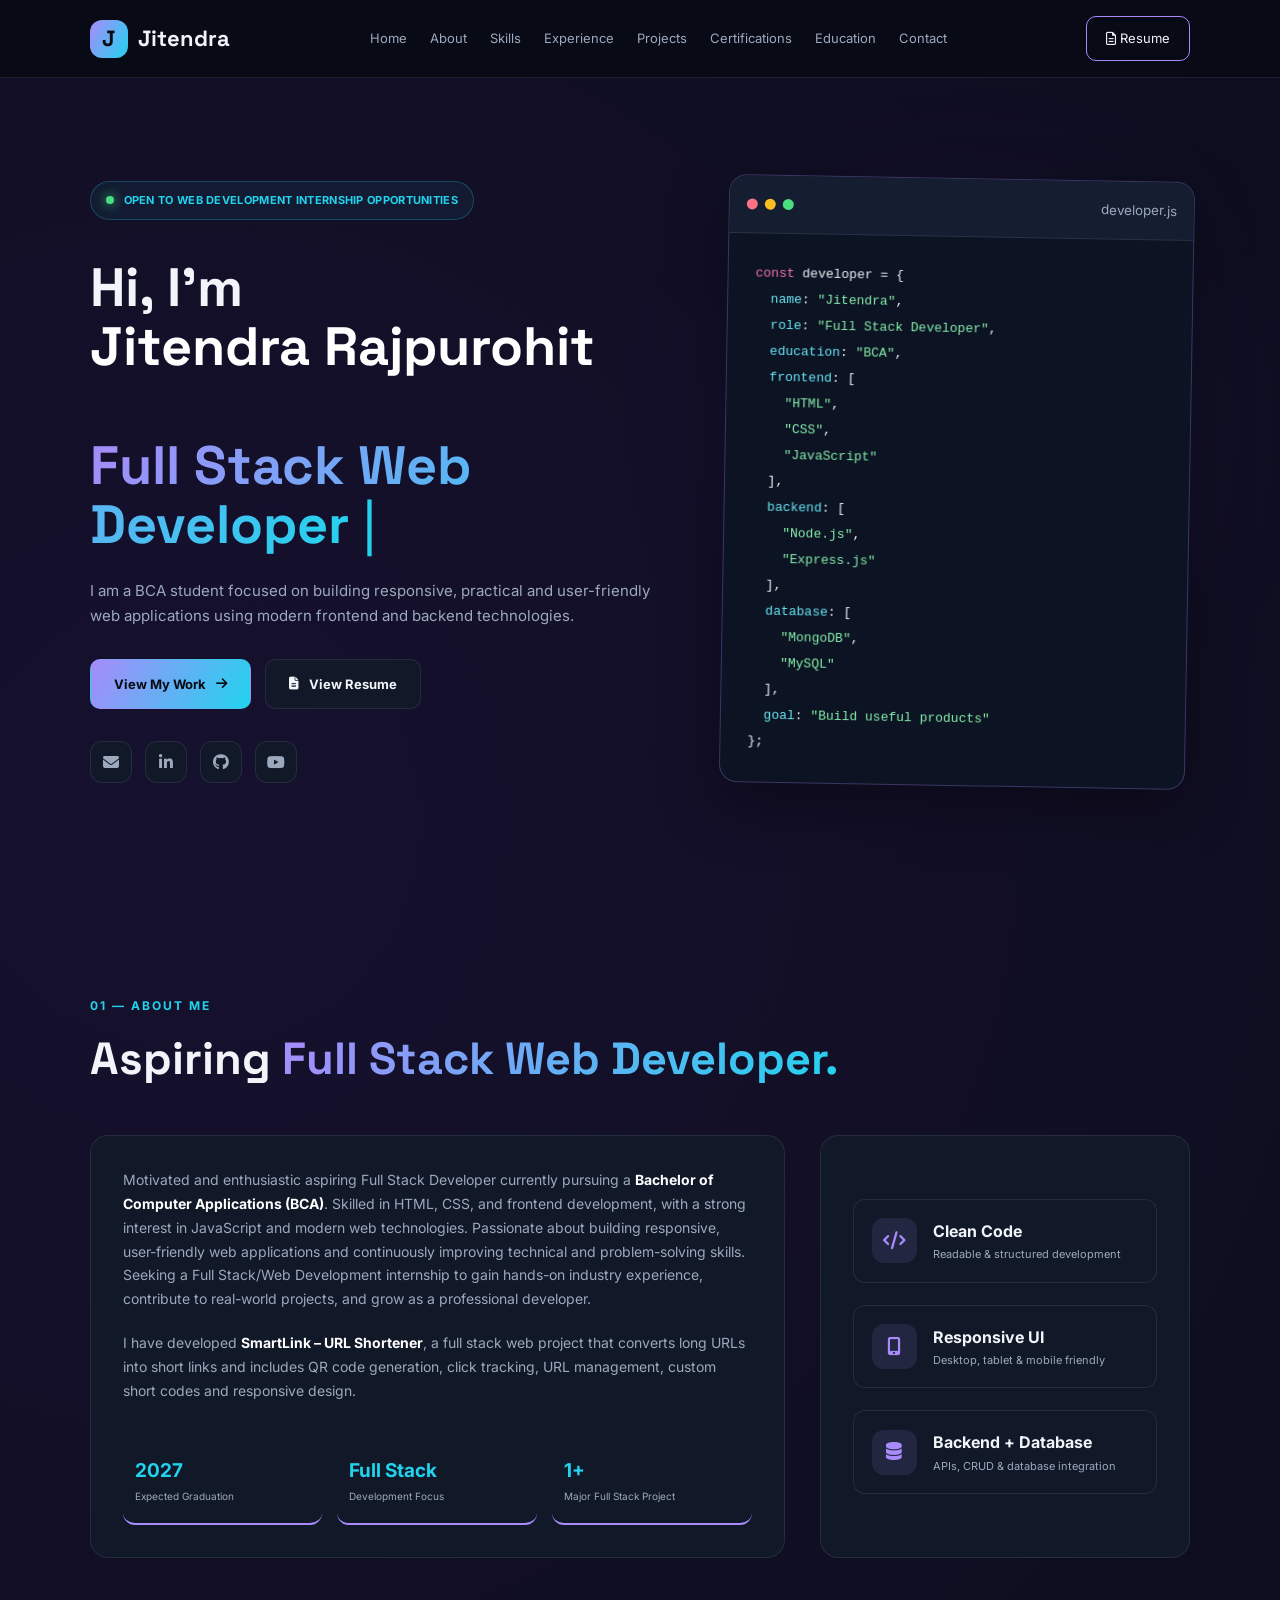
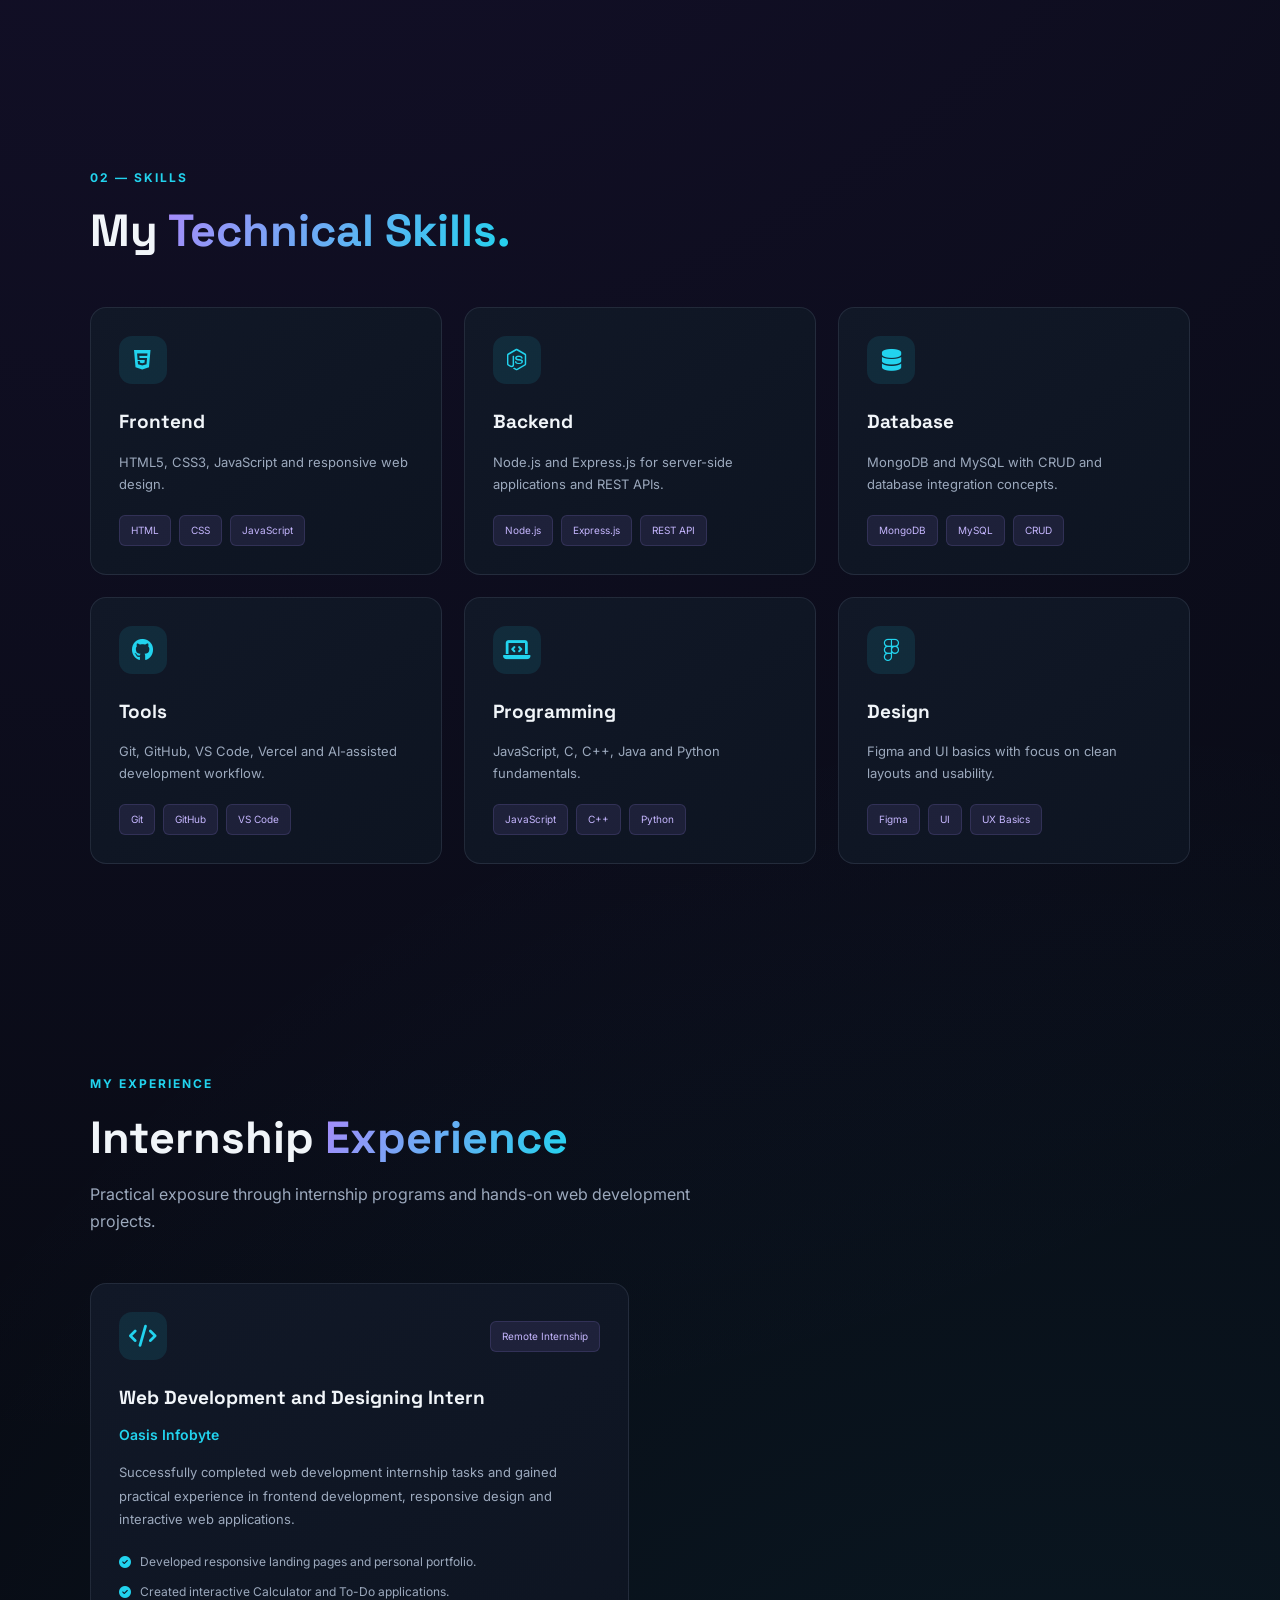
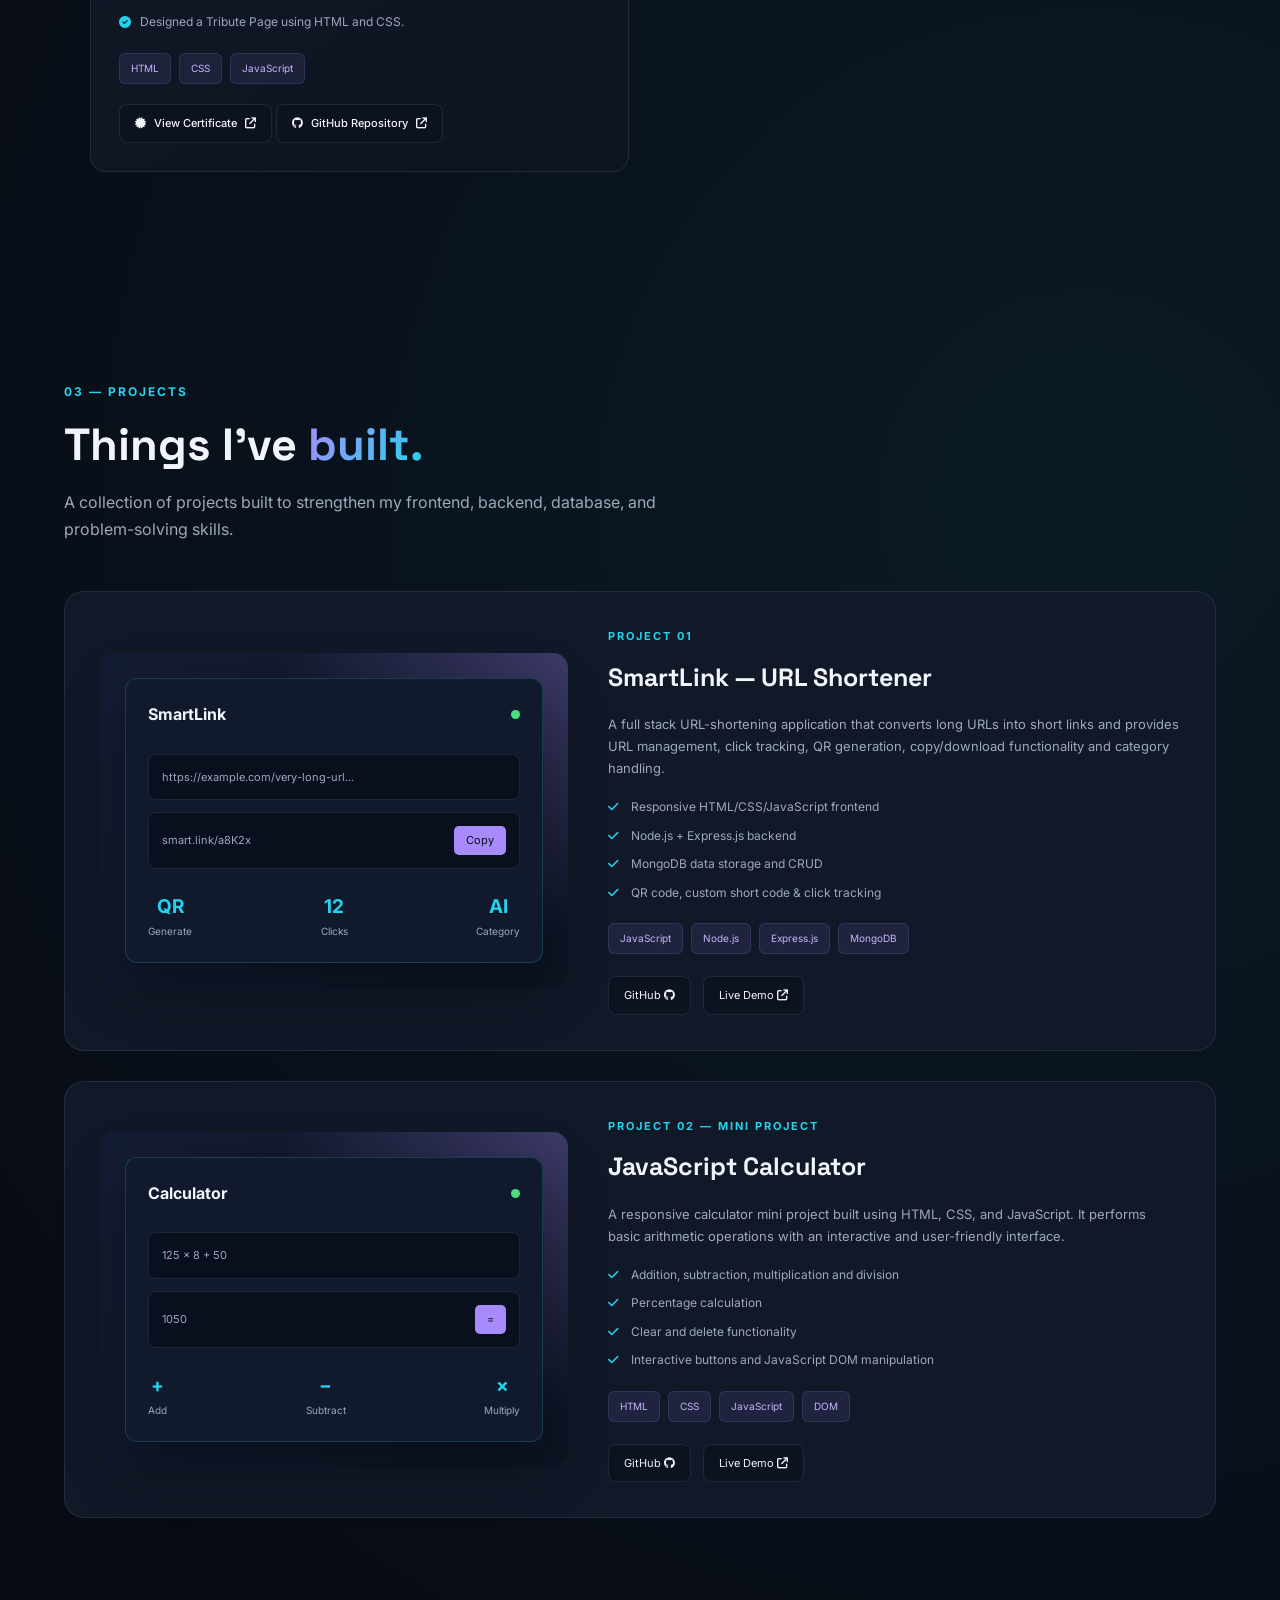
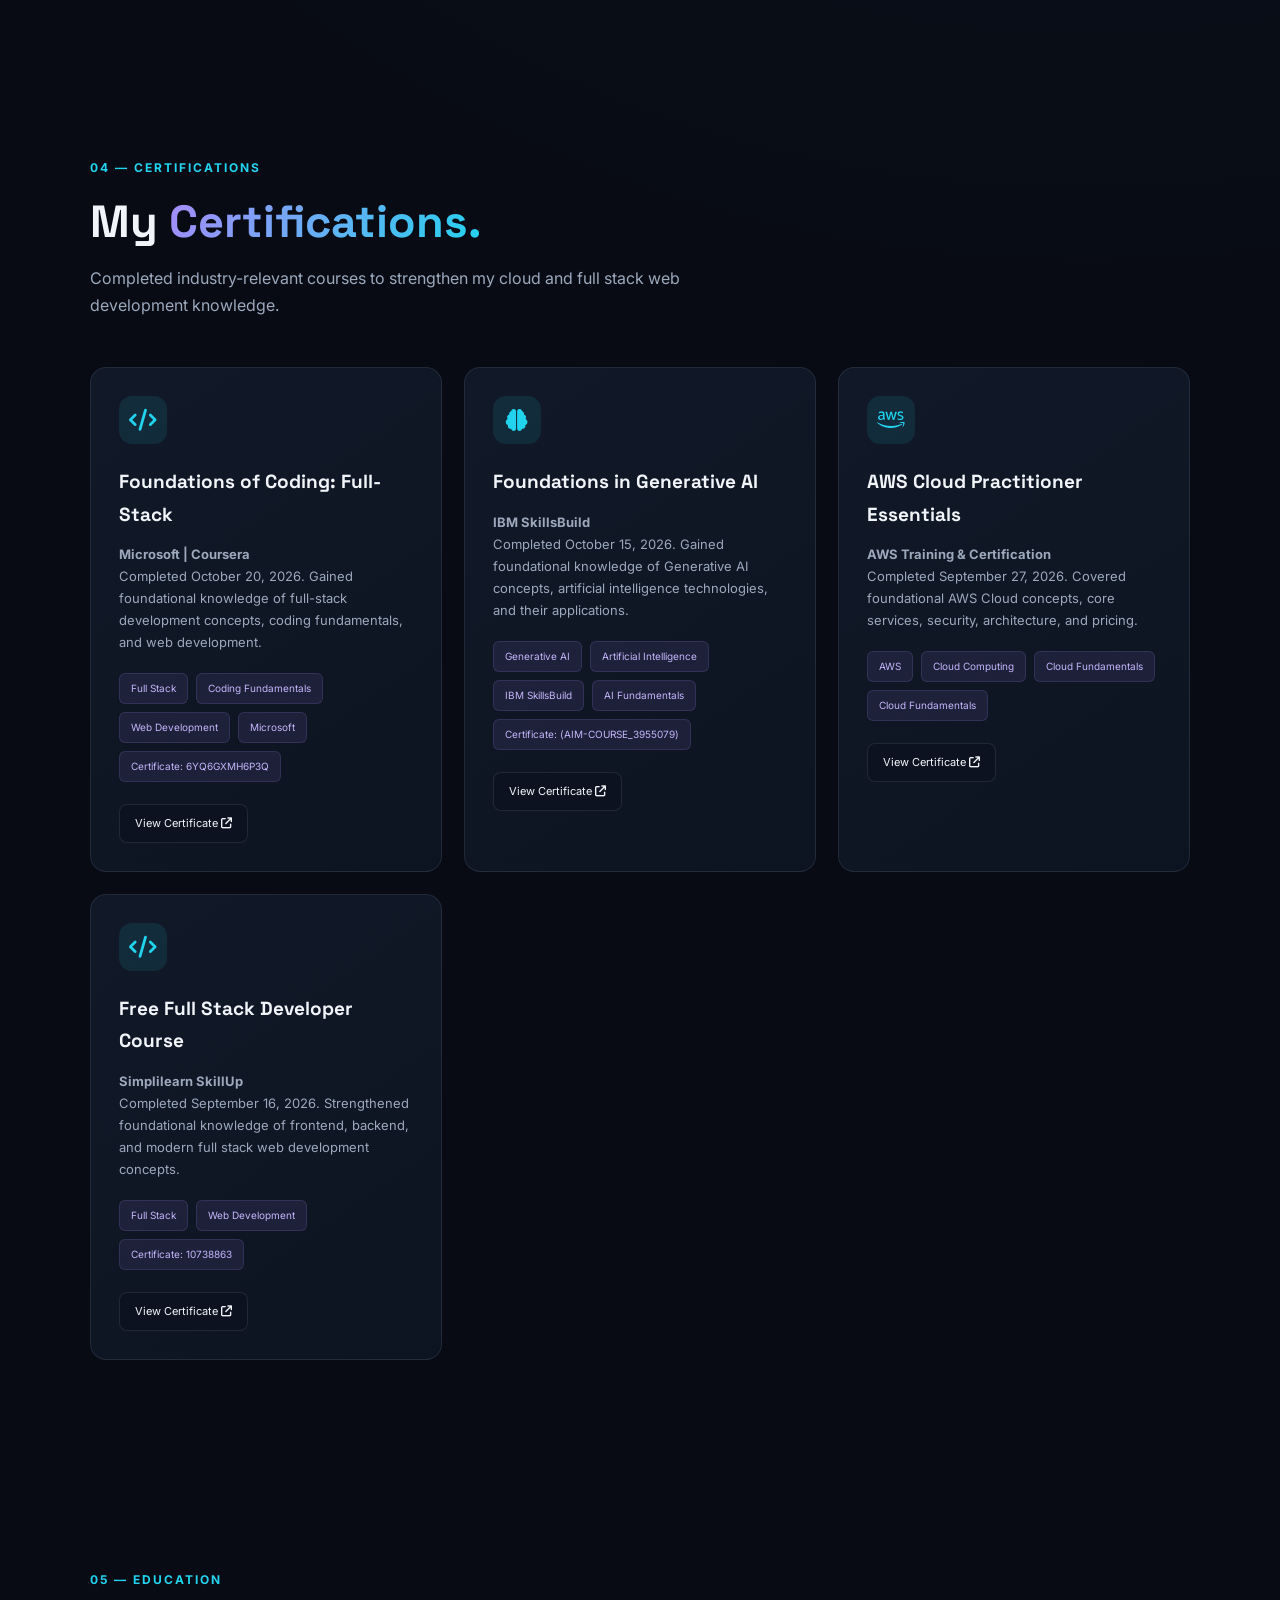
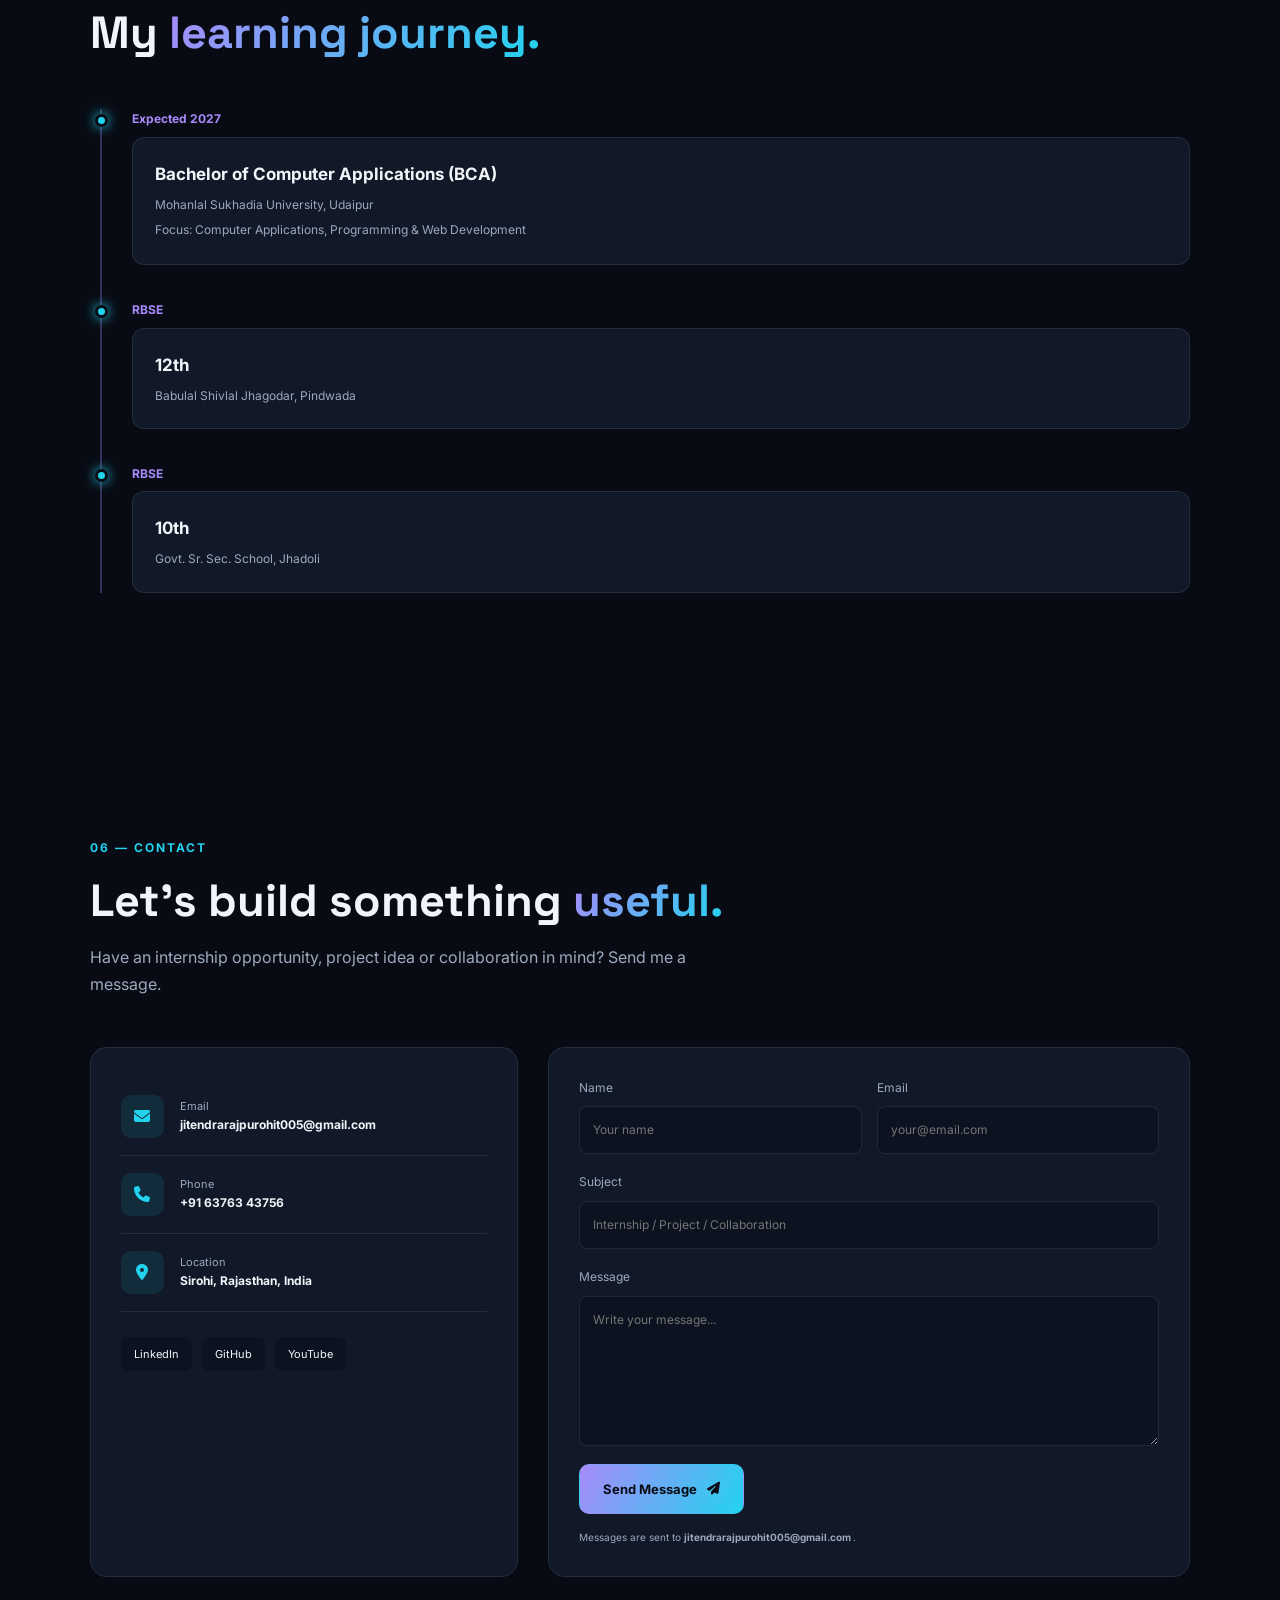
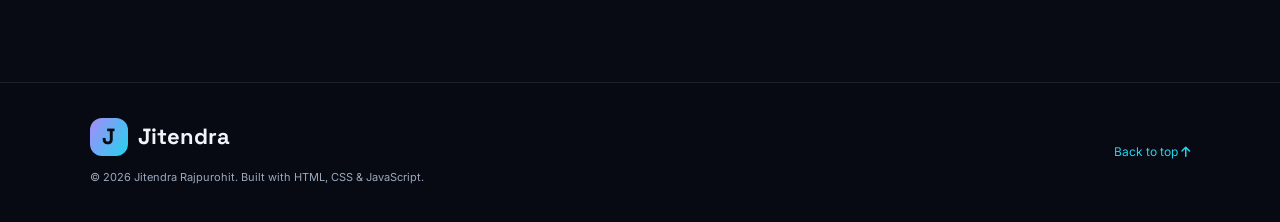
<file: index.html>
<!doctype html>
<html lang="en">
  <head>
    <meta charset="UTF-8" />

    <meta name="viewport" content="width=device-width, initial-scale=1.0" />

    <meta
      name="description"
      content="Jitendra Rajpurohit - BCA student and aspiring Full Stack Web Developer. Explore my skills, projects, education and contact information."
    />

    <meta
      name="keywords"
      content="Jitendra Rajpurohit, Full Stack Web Developer, BCA Student, Web Developer, JavaScript, Node.js, Express.js, MongoDB"
    />

    <meta name="author" content="Jitendra Rajpurohit" />

    <meta name="robots" content="index, follow" />

    <title>Jitendra Rajpurohit | Full Stack Web Developer</title>

    <link rel="icon" type="image/png" href="favicon.png" />
    <!-- ================= GOOGLE FONTS ================= -->
    <link rel="preconnect" href="https://fonts.googleapis.com" />
    <link rel="preconnect" href="https://fonts.gstatic.com" crossorigin />

    <link
      href="https://fonts.googleapis.com/css2?family=Inter:wght@400;500;600;700;800&family=Space+Grotesk:wght@500;600;700&display=swap"
      rel="stylesheet"
    />

    <!-- ================= FONT AWESOME ================= -->
    <link
      rel="stylesheet"
      href="https://cdnjs.cloudflare.com/ajax/libs/font-awesome/6.7.2/css/all.min.css"
    />

    <!-- ================= MAIN CSS ================= -->
    <link rel="stylesheet" href="style.css" />
  </head>

  <body>
    <!-- ================= SCROLL PROGRESS ================= -->
    <div class="progress" id="progress" aria-hidden="true"></div>

    <!-- ================= NAVBAR ================= -->
    <header class="navbar" id="navbar">
      <a class="brand" href="#home" aria-label="Jitendra Rajpurohit - Home">
        <span>J</span>
        Jitendra
      </a>

      <button
        class="menu-btn"
        id="menuBtn"
        type="button"
        aria-label="Open navigation menu"
        aria-expanded="false"
        aria-controls="navLinks"
      >
        <i class="fa-solid fa-bars" aria-hidden="true"></i>
      </button>

      <nav id="navLinks" aria-label="Main navigation">
        <a href="#home">Home</a>
        <a href="#about">About</a>
        <a href="#skills">Skills</a>
        <a href="#experience">Experience</a>
        <a href="#projects">Projects</a>
        <a href="#certifications">Certifications</a>
        <a href="#education">Education</a>
        <a href="#contact">Contact</a>
      </nav>

      <a class="nav-cta" href="Resume/resume.html">
        <i class="fa-regular fa-file-lines" aria-hidden="true"></i>
        Resume
      </a>
    </header>

    <main>
      <!-- ================= HERO ================= -->
      <section class="hero section" id="home">
        <div class="hero-content reveal">
          <p class="eyebrow">
            <span aria-hidden="true"></span>
            Open to Web Development Internship Opportunities
          </p>

          <h1>
            Hi, I'm
            <strong>Jitendra Rajpurohit</strong>
            <br />

            <span class="gradient-text typing-text"></span>
            <span class="typing-cursor">|</span>
          </h1>

          <p class="hero-text">
            I am a BCA student focused on building responsive, practical and
            user-friendly web applications using modern frontend and backend
            technologies.
          </p>

          <div class="hero-actions">
            <a class="btn primary" href="#projects">
              View My Work
              <i class="fa-solid fa-arrow-right" aria-hidden="true"></i>
            </a>

            <a class="btn secondary" href="Resume/resume.html">
              <i class="fa-solid fa-file-lines" aria-hidden="true"></i>
              View Resume
            </a>
          </div>

          <div class="socials">
            <a
              href="mailto:jitendrarajpurohit005@gmail.com"
              aria-label="Send email to Jitendra"
            >
              <i class="fa-solid fa-envelope" aria-hidden="true"></i>
            </a>

            <a
              href="https://www.linkedin.com/in/jitendra-rajpurohit05"
              target="_blank"
              rel="noopener noreferrer"
              aria-label="Jitendra's LinkedIn profile"
            >
              <i class="fa-brands fa-linkedin-in" aria-hidden="true"></i>
            </a>

            <a
              href="https://github.com/Jitendra-razz05"
              target="_blank"
              rel="noopener noreferrer"
              aria-label="Jitendra's GitHub profile"
            >
              <i class="fa-brands fa-github" aria-hidden="true"></i>
            </a>

            <a
              href="https://youtube.com/@gaminghubyt05"
              target="_blank"
              rel="noopener noreferrer"
              aria-label="YouTube"
              title="YouTube"
            >
              <i class="fa-brands fa-youtube"></i>
            </a>
          </div>
        </div>

        <!-- ================= HERO CODE CARD ================= -->
        <div class="hero-card reveal">
          <div class="glow" aria-hidden="true"></div>

          <div class="code-window">
            <div class="window-bar">
              <span aria-hidden="true"></span>
              <span aria-hidden="true"></span>
              <span aria-hidden="true"></span>

              <small>developer.js</small>
            </div>

            <pre><code><span class="pink">const</span> developer = {
  <span class="key">name</span>: <span class="string">"Jitendra"</span>,
  <span class="key">role</span>: <span class="string">"Full Stack Developer"</span>,
  <span class="key">education</span>: <span class="string">"BCA"</span>,
  <span class="key">frontend</span>: [
    <span class="string">"HTML"</span>,
    <span class="string">"CSS"</span>,
    <span class="string">"JavaScript"</span>
  ],
  <span class="key">backend</span>: [
    <span class="string">"Node.js"</span>,
    <span class="string">"Express.js"</span>
  ],
  <span class="key">database</span>: [
    <span class="string">"MongoDB"</span>,
    <span class="string">"MySQL"</span>
  ],
  <span class="key">goal</span>: <span class="string">"Build useful products"</span>
};</code></pre>
          </div>
        </div>
      </section>

      <!-- ================= ABOUT ================= -->
      <section class="section" id="about">
        <div class="section-heading reveal">
          <p class="eyebrow">01 — About Me</p>

          <h2>
            Aspiring
            <span class="gradient-text"> Full Stack Web Developer. </span>
          </h2>
        </div>

        <div class="about-grid">
          <div class="about-copy reveal">
            <p>
              Motivated and enthusiastic aspiring Full Stack Developer currently
              pursuing a
              <strong>Bachelor of Computer Applications (BCA)</strong>. Skilled
              in HTML, CSS, and frontend development, with a strong interest in
              JavaScript and modern web technologies. Passionate about building
              responsive, user-friendly web applications and continuously
              improving technical and problem-solving skills. Seeking a Full
              Stack/Web Development internship to gain hands-on industry
              experience, contribute to real-world projects, and grow as a
              professional developer.
            </p>
            <p>
              I have developed
              <strong>SmartLink – URL Shortener</strong>, a full stack web
              project that converts long URLs into short links and includes QR
              code generation, click tracking, URL management, custom short
              codes and responsive design.
            </p>

            <div class="stats">
              <div>
                <strong>2027</strong>
                <span>Expected Graduation</span>
              </div>

              <div>
                <strong>Full Stack</strong>
                <span>Development Focus</span>
              </div>

              <div>
                <strong>1+</strong>
                <span>Major Full Stack Project</span>
              </div>
            </div>
          </div>

          <div class="about-panel reveal">
            <div class="mini-card">
              <i class="fa-solid fa-code" aria-hidden="true"></i>

              <div>
                <strong>Clean Code</strong>
                <span>Readable & structured development</span>
              </div>
            </div>

            <div class="mini-card">
              <i
                class="fa-solid fa-mobile-screen-button"
                aria-hidden="true"
              ></i>

              <div>
                <strong>Responsive UI</strong>
                <span>Desktop, tablet & mobile friendly</span>
              </div>
            </div>

            <div class="mini-card">
              <i class="fa-solid fa-database" aria-hidden="true"></i>

              <div>
                <strong>Backend + Database</strong>
                <span>APIs, CRUD & database integration</span>
              </div>
            </div>
          </div>
        </div>
      </section>

      <!-- ================= SKILLS ================= -->
      <section class="section" id="skills">
        <div class="section-heading reveal">
          <p class="eyebrow">02 — Skills</p>

          <h2>
            My
            <span class="gradient-text"> Technical Skills. </span>
          </h2>
        </div>

        <div class="skills-grid">
          <!-- FRONTEND -->
          <article class="skill-card reveal">
            <div class="icon">
              <i class="fa-brands fa-html5" aria-hidden="true"></i>
            </div>

            <h3>Frontend</h3>

            <p>HTML5, CSS3, JavaScript and responsive web design.</p>

            <div class="tags">
              <span>HTML</span>
              <span>CSS</span>
              <span>JavaScript</span>
            </div>
          </article>

          <!-- BACKEND -->
          <article class="skill-card reveal">
            <div class="icon">
              <i class="fa-brands fa-node-js" aria-hidden="true"></i>
            </div>

            <h3>Backend</h3>

            <p>
              Node.js and Express.js for server-side applications and REST APIs.
            </p>

            <div class="tags">
              <span>Node.js</span>
              <span>Express.js</span>
              <span>REST API</span>
            </div>
          </article>

          <!-- DATABASE -->
          <article class="skill-card reveal">
            <div class="icon">
              <i class="fa-solid fa-database" aria-hidden="true"></i>
            </div>

            <h3>Database</h3>

            <p>
              MongoDB and MySQL with CRUD and database integration concepts.
            </p>

            <div class="tags">
              <span>MongoDB</span>
              <span>MySQL</span>
              <span>CRUD</span>
            </div>
          </article>

          <!-- TOOLS -->
          <article class="skill-card reveal">
            <div class="icon">
              <i class="fa-brands fa-github" aria-hidden="true"></i>
            </div>

            <h3>Tools</h3>

            <p>
              Git, GitHub, VS Code, Vercel and AI-assisted development workflow.
            </p>

            <div class="tags">
              <span>Git</span>
              <span>GitHub</span>
              <span>VS Code</span>
            </div>
          </article>

          <!-- PROGRAMMING -->
          <article class="skill-card reveal">
            <div class="icon">
              <i class="fa-solid fa-laptop-code" aria-hidden="true"></i>
            </div>

            <h3>Programming</h3>

            <p>JavaScript, C, C++, Java and Python fundamentals.</p>

            <div class="tags">
              <span>JavaScript</span>
              <span>C++</span>
              <span>Python</span>
            </div>
          </article>

          <!-- DESIGN -->
          <article class="skill-card reveal">
            <div class="icon">
              <i class="fa-brands fa-figma" aria-hidden="true"></i>
            </div>

            <h3>Design</h3>

            <p>
              Figma and UI basics with focus on clean layouts and usability.
            </p>

            <div class="tags">
              <span>Figma</span>
              <span>UI</span>
              <span>UX Basics</span>
            </div>
          </article>
        </div>
      </section>

      <!-- INTERNSHIP EXPERIENCE -->

      <section class="section experience-section" id="experience">
        <div class="section-heading reveal">
          <p class="eyebrow">MY EXPERIENCE</p>
          <h2>Internship <span class="gradient-text">Experience</span></h2>
          <p>
            Practical exposure through internship programs and hands-on web
            development projects.
          </p>
        </div>

        <div class="experience-grid">
          <!-- OASIS INFOBYTE -->

          <div class="experience-card reveal">
            <div class="experience-top">
              <div class="experience-icon">
                <i class="fas fa-code"></i>
              </div>

              <span class="experience-badge"> Remote Internship </span>
            </div>

            <h3>Web Development and Designing Intern</h3>

            <h4>Oasis Infobyte</h4>

            <p class="experience-description">
              Successfully completed web development internship tasks and gained
              practical experience in frontend development, responsive design
              and interactive web applications.
            </p>

            <ul class="experience-list">
              <li>
                <i class="fas fa-check-circle"></i>
                Developed responsive landing pages and personal portfolio.
              </li>

              <li>
                <i class="fas fa-check-circle"></i>
                Created interactive Calculator and To-Do applications.
              </li>

              <li>
                <i class="fas fa-check-circle"></i>
                Designed a Tribute Page using HTML and CSS.
              </li>
            </ul>

            <div class="experience-bottom">
              <div class="experience-tech">
                <span>HTML</span>
                <span>CSS</span>
                <span>JavaScript</span>
              </div>

              <a
                href="certificate/Completion Certificate - Jitendra Rajpurohit.pdf"
                target="_blank"
                rel="noopener noreferrer"
                class="certificate-btn"
              >
                <i class="fas fa-certificate"></i>
                View Certificate
                <i class="fas fa-arrow-up-right-from-square"></i>
              </a>

              <a
                href="https://github.com/Jitendra-razz05/Jitendra-OasisInfobyte-Tasks-WebDev"
                target="_blank"
                rel="noopener noreferrer"
                class="certificate-btn"
              >
                <i class="fa-brands fa-github"></i>
                GitHub Repository
                <i class="fas fa-arrow-up-right-from-square"></i>
              </a>
            </div>
          </div>
        </div>
      </section>

      <!-- ================= PROJECTS ================= -->
      <section class="section projects-section" id="projects">
        <div class="section-heading reveal">
          <p class="eyebrow">03 — Projects</p>

          <h2>
            Things I've
            <span class="gradient-text">built.</span>
          </h2>

          <p>
            A collection of projects built to strengthen my frontend, backend,
            database, and problem-solving skills.
          </p>
        </div>

        <!-- ================= PROJECT 01 ================= -->
        <article class="project-card reveal">
          <!-- PROJECT VISUAL -->
          <div class="project-visual">
            <div class="project-ui">
              <div class="mock-top">
                <span>SmartLink</span>
                <span class="dot" aria-hidden="true"></span>
              </div>

              <div class="mock-box">https://example.com/very-long-url...</div>

              <div class="mock-short">
                <span>smart.link/a8K2x</span>
                <button type="button">Copy</button>
              </div>

              <div class="mock-stats">
                <span>
                  <b>QR</b>
                  Generate
                </span>

                <span>
                  <b>12</b>
                  Clicks
                </span>

                <span>
                  <b>AI</b>
                  Category
                </span>
              </div>
            </div>
          </div>

          <!-- PROJECT INFORMATION -->
          <div class="project-info">
            <p class="project-number">PROJECT 01</p>

            <h3>SmartLink — URL Shortener</h3>

            <p>
              A full stack URL-shortening application that converts long URLs
              into short links and provides URL management, click tracking, QR
              generation, copy/download functionality and category handling.
            </p>

            <ul class="project-features">
              <li>
                <i class="fa-solid fa-check" aria-hidden="true"></i>
                Responsive HTML/CSS/JavaScript frontend
              </li>

              <li>
                <i class="fa-solid fa-check" aria-hidden="true"></i>
                Node.js + Express.js backend
              </li>

              <li>
                <i class="fa-solid fa-check" aria-hidden="true"></i>
                MongoDB data storage and CRUD
              </li>

              <li>
                <i class="fa-solid fa-check" aria-hidden="true"></i>
                QR code, custom short code & click tracking
              </li>
            </ul>

            <div class="project-tech">
              <span>JavaScript</span>
              <span>Node.js</span>
              <span>Express.js</span>
              <span>MongoDB</span>
            </div>

            <div class="project-links">
              <a
                href="https://github.com/Jitendra-razz05/SmartLink-URL-Shortener"
                target="_blank"
                rel="noopener noreferrer"
              >
                GitHub
                <i class="fa-brands fa-github" aria-hidden="true"></i>
              </a>

              <a
                href="https://smart-link-url-shortener-omega.vercel.app"
                target="_blank"
                rel="noopener noreferrer"
              >
                Live Demo
                <i
                  class="fa-solid fa-arrow-up-right-from-square"
                  aria-hidden="true"
                ></i>
              </a>
            </div>
          </div>
        </article>

        <!-- ================= PROJECT 02 ================= -->
        <article class="project-card reveal">
          <!-- PROJECT VISUAL -->
          <div class="project-visual">
            <div class="project-ui">
              <div class="mock-top">
                <span>Calculator</span>
                <span class="dot" aria-hidden="true"></span>
              </div>

              <div class="mock-box">125 × 8 + 50</div>

              <div class="mock-short">
                <span>1050</span>
                <button type="button">=</button>
              </div>

              <div class="mock-stats">
                <span>
                  <b>+</b>
                  Add
                </span>

                <span>
                  <b>−</b>
                  Subtract
                </span>

                <span>
                  <b>×</b>
                  Multiply
                </span>
              </div>
            </div>
          </div>

          <!-- PROJECT INFORMATION -->
          <div class="project-info">
            <p class="project-number">PROJECT 02 — MINI PROJECT</p>

            <h3>JavaScript Calculator</h3>

            <p>
              A responsive calculator mini project built using HTML, CSS, and
              JavaScript. It performs basic arithmetic operations with an
              interactive and user-friendly interface.
            </p>

            <ul class="project-features">
              <li>
                <i class="fa-solid fa-check" aria-hidden="true"></i>
                Addition, subtraction, multiplication and division
              </li>

              <li>
                <i class="fa-solid fa-check" aria-hidden="true"></i>
                Percentage calculation
              </li>

              <li>
                <i class="fa-solid fa-check" aria-hidden="true"></i>
                Clear and delete functionality
              </li>

              <li>
                <i class="fa-solid fa-check" aria-hidden="true"></i>
                Interactive buttons and JavaScript DOM manipulation
              </li>
            </ul>

            <div class="project-tech">
              <span>HTML</span>
              <span>CSS</span>
              <span>JavaScript</span>
              <span>DOM</span>
            </div>

            <div class="project-links">
              <a
                href="https://github.com/Jitendra-razz05/Calculator-miniproject"
                target="_blank"
                rel="noopener noreferrer"
              >
                GitHub
                <i class="fa-brands fa-github" aria-hidden="true"></i>
              </a>

              <a
                href="https://calculator-miniproject.vercel.app/"
                target="_blank"
                rel="noopener noreferrer"
              >
                Live Demo
                <i
                  class="fa-solid fa-arrow-up-right-from-square"
                  aria-hidden="true"
                ></i>
              </a>
            </div>
          </div>
        </article>
      </section>

      <!-- ================= CERTIFICATIONS ================= -->
      <section class="section" id="certifications">
        <div class="section-heading reveal">
          <p class="eyebrow">04 — Certifications</p>

          <h2>
            My
            <span class="gradient-text"> Certifications. </span>
          </h2>

          <p>
            Completed industry-relevant courses to strengthen my cloud and full
            stack web development knowledge.
          </p>
        </div>

        <div class="skills-grid">
          <!-- Foundations of Coding: Full-Stack -->
          <article class="skill-card reveal">
            <div class="icon">
              <i class="fa-solid fa-code" aria-hidden="true"></i>
            </div>

            <h3>Foundations of Coding: Full-Stack</h3>

            <p>
              <strong>Microsoft | Coursera</strong><br />
              Completed October 20, 2026. Gained foundational knowledge of
              full-stack development concepts, coding fundamentals, and web
              development.
            </p>

            <div class="tags">
              <span>Full Stack</span>
              <span>Coding Fundamentals</span>
              <span>Web Development</span>
              <span>Microsoft</span>
              <span>Certificate: 6YQ6GXMH6P3Q</span>
            </div>

            <div class="project-links">
              <a
                href="https://coursera.org/verify/6YQ6GXMH6P3Q"
                target="_blank"
                rel="noopener noreferrer"
              >
                View Certificate
                <i
                  class="fa-solid fa-arrow-up-right-from-square"
                  aria-hidden="true"
                ></i>
              </a>
            </div>
          </article>

          <!-- Foundations in Generative AI -->
          <article class="skill-card reveal">
            <div class="icon">
              <i class="fa-solid fa-brain" aria-hidden="true"></i>
            </div>

            <h3>Foundations in Generative AI</h3>

            <p>
              <strong>IBM SkillsBuild</strong><br />
              Completed October 15, 2026. Gained foundational knowledge of
              Generative AI concepts, artificial intelligence technologies, and
              their applications.
            </p>

            <div class="tags">
              <span>Generative AI</span>
              <span>Artificial Intelligence</span>
              <span>IBM SkillsBuild</span>
              <span>AI Fundamentals</span>
              <span>Certificate: (AIM-COURSE_3955079)</span>
            </div>

            <div class="project-links">
              <a
                href="certificate/Foundations in Generative AI.pdf"
                target="_blank"
                rel="noopener noreferrer"
              >
                View Certificate
                <i
                  class="fa-solid fa-arrow-up-right-from-square"
                  aria-hidden="true"
                ></i>
              </a>
            </div>
          </article>

          <!-- AWS CERTIFICATION -->
          <article class="skill-card reveal">
            <div class="icon">
              <i class="fa-brands fa-aws" aria-hidden="true"></i>
            </div>

            <h3>AWS Cloud Practitioner Essentials</h3>

            <p>
              <strong>AWS Training &amp; Certification</strong><br />
              Completed September 27, 2026. Covered foundational AWS Cloud
              concepts, core services, security, architecture, and pricing.
            </p>

            <div class="tags">
              <span>AWS</span>
              <span>Cloud Computing</span>
              <span>Cloud Fundamentals</span>
              <span>Cloud Fundamentals</span>
            </div>

            <div class="project-links">
              <a
                href="certificate/AWS CEFT.pdf"
                target="_blank"
                rel="noopener noreferrer"
              >
                View Certificate
                <i
                  class="fa-solid fa-arrow-up-right-from-square"
                  aria-hidden="true"
                ></i>
              </a>
            </div>
          </article>

          <!-- SIMPLILEARN CERTIFICATION -->
          <article class="skill-card reveal">
            <div class="icon">
              <i class="fa-solid fa-code" aria-hidden="true"></i>
            </div>

            <h3>Free Full Stack Developer Course</h3>

            <p>
              <strong>Simplilearn SkillUp</strong><br />
              Completed September 16, 2026. Strengthened foundational knowledge
              of frontend, backend, and modern full stack web development
              concepts.
            </p>

            <div class="tags">
              <span>Full Stack</span>
              <span>Web Development</span>
              <span>Certificate: 10738863</span>
            </div>

            <div class="project-links">
              <a
                href="https://simpli-web.app.link/e/WE5pbqauN6b"
                target="_blank"
                rel="noopener noreferrer"
              >
                View Certificate
                <i
                  class="fa-solid fa-arrow-up-right-from-square"
                  aria-hidden="true"
                ></i>
              </a>
            </div>
          </article>
        </div>
      </section>

      <!-- ================= EDUCATION ================= -->
      <section class="section" id="education">
        <div class="section-heading reveal">
          <p class="eyebrow">05 — Education</p>

          <h2>
            My
            <span class="gradient-text"> learning journey. </span>
          </h2>
        </div>

        <div class="timeline reveal">
          <!-- BCA -->
          <div class="timeline-item">
            <span class="timeline-dot" aria-hidden="true"></span>

            <div class="timeline-date">Expected 2027</div>

            <div class="timeline-content">
              <h3>Bachelor of Computer Applications (BCA)</h3>

              <p>Mohanlal Sukhadia University, Udaipur</p>

              <small>
                Focus: Computer Applications, Programming & Web Development
              </small>
            </div>
          </div>

          <!-- 12TH -->
          <div class="timeline-item">
            <span class="timeline-dot" aria-hidden="true"></span>

            <div class="timeline-date">RBSE</div>

            <div class="timeline-content">
              <h3>12th</h3>

              <p>Babulal Shivlal Jhagodar, Pindwada</p>
            </div>
          </div>

          <!-- 10TH -->
          <div class="timeline-item">
            <span class="timeline-dot" aria-hidden="true"></span>

            <div class="timeline-date">RBSE</div>

            <div class="timeline-content">
              <h3>10th</h3>

              <p>Govt. Sr. Sec. School, Jhadoli</p>
            </div>
          </div>
        </div>
      </section>

      <!-- ================= CONTACT ================= -->
      <section class="section contact-section" id="contact">
        <div class="section-heading reveal">
          <p class="eyebrow">06 — Contact</p>

          <h2>
            Let's build something
            <span class="gradient-text"> useful. </span>
          </h2>

          <p>
            Have an internship opportunity, project idea or collaboration in
            mind? Send me a message.
          </p>
        </div>

        <div class="contact-grid">
          <!-- CONTACT INFORMATION -->
          <div class="contact-info reveal">
            <!-- EMAIL -->
            <a
              class="contact-item"
              href="mailto:jitendrarajpurohit005@gmail.com"
              target="_blank"
              rel="noopener noreferrer"
            >
              <i class="fa-solid fa-envelope" aria-hidden="true"></i>

              <div>
                <small>Email</small>
                <strong> jitendrarajpurohit005@gmail.com </strong>
              </div>
            </a>

            <!-- PHONE -->
            <a class="contact-item" href="tel:+916376343756">
              <i class="fa-solid fa-phone" aria-hidden="true"></i>

              <div>
                <small>Phone</small>
                <strong> +91 63763 43756 </strong>
              </div>
            </a>

            <!-- LOCATION -->
            <div class="contact-item">
              <i class="fa-solid fa-location-dot" aria-hidden="true"></i>

              <div>
                <small>Location</small>
                <strong> Sirohi, Rajasthan, India </strong>
              </div>
            </div>

            <!-- SOCIAL LINKS -->
            <div class="contact-social">
              <a
                href="https://www.linkedin.com/in/jitendra-rajpurohit05"
                target="_blank"
                rel="noopener noreferrer"
              >
                LinkedIn
              </a>

              <a
                href="https://github.com/Jitendra-razz05"
                target="_blank"
                rel="noopener noreferrer"
              >
                GitHub
              </a>

              <a
                href="https://youtube.com/@gaminghubyt05"
                target="_blank"
                rel="noopener noreferrer"
              >
                YouTube
              </a>
            </div>
          </div>

          <!-- ================= CONTACT FORM ================= -->
          <form
            class="contact-form reveal"
            action="https://formsubmit.co/jitendrarajpurohit005@gmail.com"
            method="POST"
          >
            <!-- EMAIL SUBJECT -->
            <input
              type="hidden"
              name="_subject"
              value="New Portfolio Message - Jitendra Rajpurohit"
            />

            <!-- EMAIL TEMPLATE -->
            <input type="hidden" name="_template" value="table" />

            <!--
              Keep CAPTCHA enabled by default.
              If you intentionally want to disable it,
              this can be changed later after testing.
            -->

            <!-- NAME + EMAIL -->
            <div class="form-row">
              <label>
                Name

                <input
                  type="text"
                  name="name"
                  placeholder="Your name"
                  autocomplete="name"
                  minlength="2"
                  required
                />
              </label>

              <label>
                Email

                <input
                  type="email"
                  name="email"
                  placeholder="your@email.com"
                  autocomplete="email"
                  required
                />
              </label>
            </div>

            <!-- SUBJECT -->
            <label>
              Subject

              <input
                type="text"
                name="subject"
                placeholder="Internship / Project / Collaboration"
                required
              />
            </label>

            <!-- MESSAGE -->
            <label>
              Message

              <textarea
                name="message"
                rows="6"
                placeholder="Write your message..."
                minlength="10"
                required
              ></textarea>
            </label>

            <!-- SUBMIT -->
            <button class="btn primary" type="submit">
              Send Message
              <i class="fa-solid fa-paper-plane" aria-hidden="true"></i>
            </button>

            <p class="form-note">
              Messages are sent to
              <strong> jitendrarajpurohit005@gmail.com </strong>.
            </p>
          </form>
        </div>
      </section>
    </main>

    <!-- ================= FOOTER ================= -->
    <footer>
      <div>
        <a class="brand" href="#home" aria-label="Back to home">
          <span>J</span>
          Jitendra
        </a>

        <p>
          © <span id="year"></span>
          Jitendra Rajpurohit. Built with HTML, CSS & JavaScript.
        </p>
      </div>

      <a class="back-top" href="#home">
        Back to top
        <i class="fa-solid fa-arrow-up" aria-hidden="true"></i>
      </a>
    </footer>

    <!-- ================= JAVASCRIPT ================= -->
    <script src="script.js"></script>
  </body>
</html>
</file>
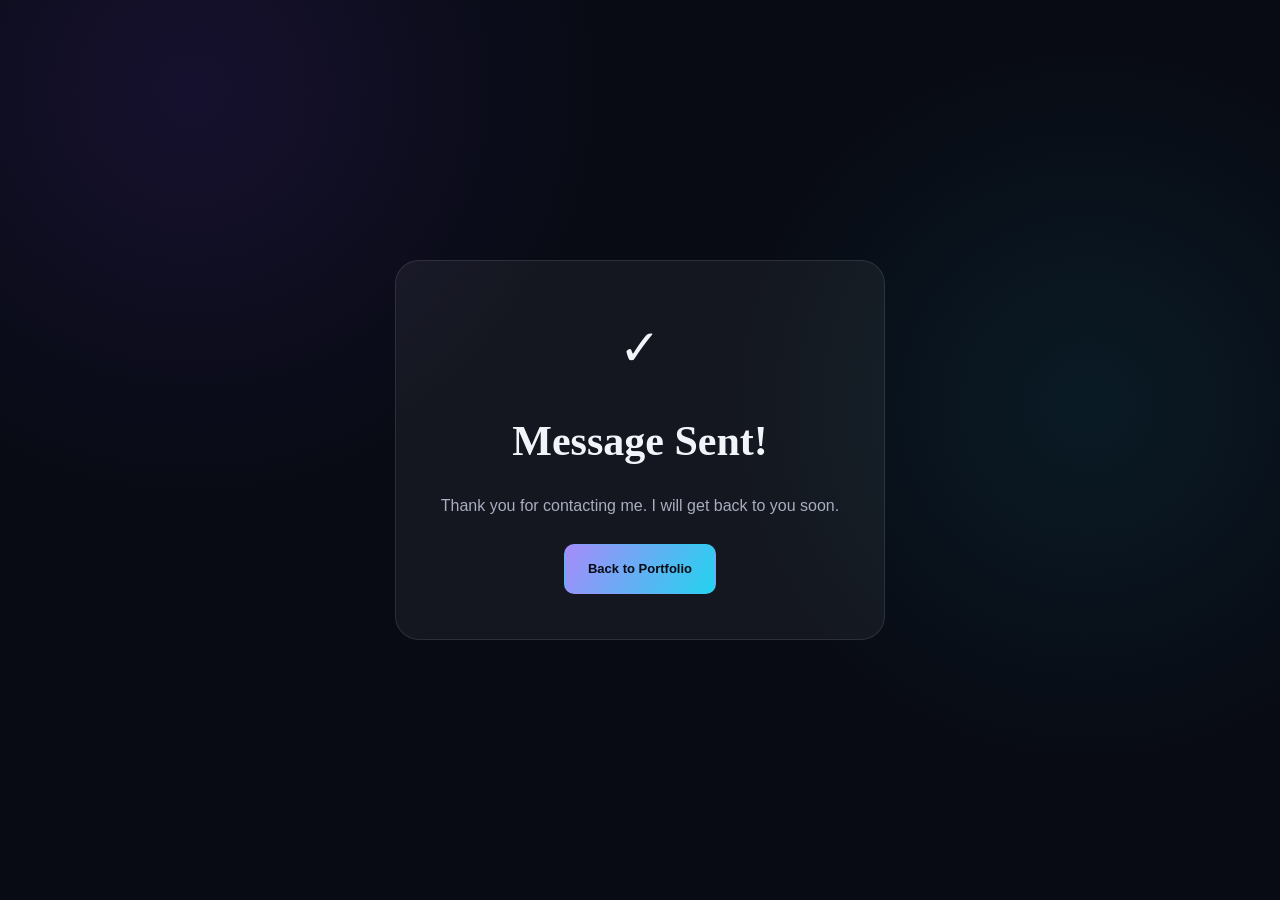
<file: thank-you.html>
<!doctype html>
<html lang="en">
  <head>
    <meta charset="UTF-8" />
    <meta name="viewport" content="width=device-width,initial-scale=1.0" />
    <title>Message Sent | Jitendra Rajpurohit</title>
    <link rel="stylesheet" href="style.css" />
  </head>
  <body>
    <main
      style="
        min-height: 100vh;
        display: grid;
        place-items: center;
        padding: 25px;
      "
    >
      <div
        style="
          text-align: center;
          max-width: 600px;
          padding: 45px;
          border: 1px solid rgba(255, 255, 255, 0.1);
          border-radius: 24px;
          background: rgba(255, 255, 255, 0.05);
        "
      >
        <div style="font-size: 50px">✓</div>
        <h1
          style="
            font-family: &quot;Space Grotesk&quot;;
            font-size: 42px;
            margin: 15px 0;
          "
        >
          Message Sent!
        </h1>
        <p style="color: #a8adbf; margin-bottom: 25px">
          Thank you for contacting me. I will get back to you soon.
        </p>
        <a class="btn primary" href="index.html">Back to Portfolio</a>
      </div>
    </main>
  </body>
</html>
</file>
<file: style.css>
/* =========================================
   DARK FUTURISTIC PORTFOLIO
   Jitendra Rajpurohit
========================================= */

/* ROOT VARIABLES */
:root {
  --bg: #080b14;
  --bg-secondary: #0d1220;
  --card: #111827;
  --text: #f1f5f9;
  --muted: #9ca9bd;
  --purple: #a78bfa;
  --cyan: #22d3ee;
  --border: rgba(148, 163, 184, 0.15);
  --gradient: linear-gradient(120deg, #a78bfa, #22d3ee);
  --shadow: 0 20px 60px rgba(0, 0, 0, 0.35);
}

/* GLOBAL */

* {
  margin: 0;
  padding: 0;
  box-sizing: border-box;
  scroll-behavior: smooth;
}

body {
  background:
    radial-gradient(circle at 15% 10%, rgba(124, 58, 237, 0.12), transparent 30%),
    radial-gradient(circle at 85% 45%, rgba(34, 211, 238, 0.08), transparent 30%),
    var(--bg);

  color: var(--text);
  font-family: "Inter", sans-serif;
  line-height: 1.7;
  overflow-x: hidden;
}

a {
  text-decoration: none;
  color: inherit;
}

button,
input,
textarea {
  font: inherit;
}

::selection {
  background: var(--purple);
  color: #080b14;
}

/* SCROLL PROGRESS */

.progress {
  position: fixed;
  top: 0;
  left: 0;
  width: 0;
  height: 3px;
  background: var(--gradient);
  z-index: 9999;
}

/* =========================================
   NAVBAR
========================================= */

.navbar {
  position: sticky;
  top: 0;
  z-index: 1000;
  min-height: 78px;
  padding: 15px 7%;

  display: flex;
  align-items: center;
  justify-content: space-between;
  gap: 25px;

  background: rgba(8, 11, 20, 0.85);
  backdrop-filter: blur(18px);
  border-bottom: 1px solid var(--border);
}

.brand {
  display: flex;
  align-items: center;
  gap: 10px;

  font-family: "Space Grotesk", sans-serif;
  font-size: 22px;
  font-weight: 700;
}

.brand span {
  width: 38px;
  height: 38px;

  display: grid;
  place-items: center;

  border-radius: 12px;
  background: var(--gradient);
  color: #080b14;
}

.navbar nav {
  display: flex;
  align-items: center;
  gap: 23px;
}

.navbar nav a {
  font-size: 13px;
  color: var(--muted);
  transition: 0.3s;
}

.navbar nav a:hover {
  color: var(--cyan);
}

.nav-cta {
  padding: 10px 19px;
  border: 1px solid var(--purple);
  border-radius: 10px;
  font-size: 13px;
  transition: 0.3s;
}

.nav-cta:hover {
  background: var(--purple);
  color: var(--bg);
}

.menu-btn {
  display: none;
  border: none;
  color: white;
  background: transparent;
  font-size: 23px;
  cursor: pointer;
}

/* =========================================
   COMMON SECTIONS
========================================= */

.section {
  width: min(1150px, 86%);
  margin: auto;
  padding: 105px 0;
}

.section-heading {
  margin-bottom: 48px;
}

.eyebrow {
  color: var(--cyan);
  font-size: 12px;
  font-weight: 700;
  letter-spacing: 2px;
  text-transform: uppercase;
  margin-bottom: 15px;
}

.section-heading h2 {
  font-family: "Space Grotesk", sans-serif;
  font-size: clamp(30px, 4vw, 45px);
  line-height: 1.25;
  margin-bottom: 15px;
}

.section-heading > p:last-child {
  color: var(--muted);
  max-width: 650px;
}

.gradient-text {
  background: var(--gradient);
  -webkit-background-clip: text;
  background-clip: text;
  color: transparent;
}

/* =========================================
   HERO SECTION
========================================= */

.hero {
  min-height: 660px;
  display: grid;
  grid-template-columns: 1.1fr 0.9fr;
  align-items: center;
  gap: 65px;
  padding-top: 100px;
}

.hero-content h1 {
  font-family: "Space Grotesk", sans-serif;
  font-size: clamp(54px, 5vw, 40px);
  line-height: 1.1;
  margin: 23px 0;
}

.typing-text {
  display: inline;
}

.typing-cursor {
  display: inline-block;
  color: var(--cyan);
  font-weight: 400;
  animation: blink 0.7s infinite;
}

@keyframes blink {
  50% {
    opacity: 0;
  }
}

.hero-content h1 strong {
  display: block;
  color: white;
}

.hero-text {
  color: var(--muted);
  font-size: 15px;
  max-width: 560px;
  margin-bottom: 30px;
}

.hero-content .eyebrow {
  display: inline-flex;
  align-items: center;
  gap: 10px;

  padding: 9px 15px;

  border: 1px solid rgba(34, 211, 238, 0.25);
  background: rgba(34, 211, 238, 0.06);
  border-radius: 30px;

  letter-spacing: 0.3px;
  font-size: 11px;
}

.hero-content .eyebrow span {
  width: 8px;
  height: 8px;
  background: #4ade80;
  border-radius: 50%;
  box-shadow: 0 0 12px #4ade80;
}

.hero-actions {
  display: flex;
  gap: 14px;
  flex-wrap: wrap;
}

/* HERO BUTTONS */

.btn {
  padding: 13px 23px;
  border-radius: 10px;

  display: inline-flex;
  align-items: center;
  justify-content: center;
  gap: 10px;

  font-size: 13px;
  font-weight: 700;

  border: 1px solid transparent;
  cursor: pointer;
  transition: 0.3s;
}

.btn.primary {
  background: var(--gradient);
  color: #080b14;
}

.btn.primary:hover {
  transform: translateY(-4px);
  box-shadow: 0 10px 30px rgba(167, 139, 250, 0.25);
}

.btn.secondary {
  border-color: var(--border);
  background: var(--card);
}

.btn.secondary:hover {
  border-color: var(--cyan);
  color: var(--cyan);
}

/* SOCIAL LINKS */

.socials {
  display: flex;
  gap: 13px;
  margin-top: 32px;
}

.socials a {
  width: 42px;
  height: 42px;

  display: grid;
  place-items: center;

  background: var(--card);
  border: 1px solid var(--border);
  border-radius: 12px;

  color: var(--muted);
  transition: 0.3s;
}

.socials a:hover {
  background: var(--purple);
  color: #080b14;
  transform: translateY(-5px);
}

/* =========================================
   HERO CODE CARD
========================================= */

.hero-card {
  position: relative;
}

.glow {
  position: absolute;
  width: 250px;
  height: 250px;

  background: var(--purple);
  filter: blur(120px);
  opacity: 0.18;

  top: 20%;
  left: 25%;
}

.code-window {
  position: relative;

  background: #0c1322;
  border: 1px solid rgba(167, 139, 250, 0.3);
  border-radius: 18px;

  overflow: hidden;
  box-shadow: var(--shadow);
  transform: rotate(1deg);
}

.window-bar {
  display: flex;
  align-items: center;
  gap: 7px;

  padding: 17px;

  background: #151e30;
  border-bottom: 1px solid var(--border);
}

.window-bar span {
  width: 11px;
  height: 11px;
  background: #fb7185;
  border-radius: 50%;
}

.window-bar span:nth-child(2) {
  background: #fbbf24;
}

.window-bar span:nth-child(3) {
  background: #4ade80;
}

.window-bar small {
  margin-left: auto;
  color: var(--muted);
}

.code-window pre {
  padding: 27px;
  overflow-x: auto;
  font-size: 13px;
  line-height: 2;
}

.pink {
  color: #f472b6;
}

.key {
  color: #67e8f9;
}

.string {
  color: #86efac;
}

/* =========================================
   ABOUT SECTION
========================================= */

.about-grid {
  display: grid;
  grid-template-columns: 1.5fr 0.8fr;
  gap: 35px;
}

.about-copy,
.about-panel {
  background: var(--card);
  border: 1px solid var(--border);
  border-radius: 18px;
  padding: 32px;
}
.mini-card{
  background: var(--card);
  border: 1px solid var(--border);
  border-radius: 12px;
  padding: 18px;
}

.about-copy p {
  color: var(--muted);
  font-size: 14px;
  margin-bottom: 20px;
}

.about-copy strong {
  color: white;
}

/* ABOUT STATS */

.stats {
  display: grid;
  grid-template-columns: repeat(3, 1fr);
  gap: 15px;
  margin-top: 35px;
}

.stats div {
  padding: 18px 12px;
  background: var(--card);
  border-radius: 12px;
  border-bottom: 2px solid var(--purple);
}

.stats strong {
  display: block;
  font-size: 19px;
  color: var(--cyan);
}

.stats span {
  display: block;
  color: var(--muted);
  font-size: 10px;
}

/* ABOUT PANEL */

.about-panel {
  display: flex;
  flex-direction: column;
  justify-content: center;
  gap: 22px;
}

.mini-card {
  display: flex;
  align-items: center;
  gap: 16px;
}

.mini-card > i {
  min-width: 45px;
  height: 45px;

  display: grid;
  place-items: center;

  border-radius: 12px;
  background: rgba(167, 139, 250, 0.12);
  color: var(--purple);
  font-size: 18px;
}

.mini-card strong,
.mini-card span {
  display: block;
}

.mini-card span {
  color: var(--muted);
  font-size: 11px;
}

/* =========================================
   SKILLS SECTION
========================================= */

.skills-grid {
  display: grid;
  grid-template-columns: repeat(3, 1fr);
  gap: 22px;
}

.skill-card {
  padding: 28px;

  background: linear-gradient(145deg, var(--card), #0d1421);
  border: 1px solid var(--border);
  border-radius: 16px;

  transition: 0.35s;
}

.skill-card:hover {
  transform: translateY(-7px);
  border-color: var(--purple);
  box-shadow: 0 15px 35px rgba(167, 139, 250, 0.1);
}

.icon {
  width: 48px;
  height: 48px;

  display: grid;
  place-items: center;

  border-radius: 13px;
  background: rgba(34, 211, 238, 0.1);
  color: var(--cyan);
  font-size: 22px;

  margin-bottom: 22px;
}

.skill-card h3 {
  font-family: "Space Grotesk", sans-serif;
  font-size: 19px;
  margin-bottom: 12px;
}

.skill-card p {
  font-size: 13px;
  color: var(--muted);
  margin-bottom: 20px;
}

/* SKILL AND PROJECT TAGS */

.tags,
.project-tech {
  display: flex;
  flex-wrap: wrap;
  gap: 8px;
}

.tags span,
.project-tech span,
.experience-tech span {
  padding: 6px 11px;
  border-radius: 6px;

  background: rgba(167, 139, 250, 0.1);
  color: #c4b5fd;

  font-size: 10px;
  border: 1px solid rgba(167, 139, 250, 0.15);
}

/* =========================================
   INTERNSHIP EXPERIENCE
========================================= */

.experience-grid {
  display: grid;
  grid-template-columns: repeat(2, 1fr);
  gap: 22px;
}

.experience-card {
  padding: 28px;

  background: linear-gradient(145deg, var(--card), #0d1421);
  border: 1px solid var(--border);
  border-radius: 16px;

  transition: 0.35s;
}

.experience-card:hover {
  transform: translateY(-7px);
  border-color: var(--purple);
  box-shadow: 0 15px 35px rgba(167, 139, 250, 0.1);
}

/* EXPERIENCE TOP */

.experience-top {
  display: flex;
  justify-content: space-between;
  align-items: center;
  gap: 12px;
  margin-bottom: 22px;
}

.experience-icon {
  width: 48px;
  height: 48px;

  display: grid;
  place-items: center;

  border-radius: 13px;
  background: rgba(34, 211, 238, 0.1);
  color: var(--cyan);
  font-size: 22px;
}

.experience-badge {
  padding: 6px 11px;
  border-radius: 6px;

  background: rgba(167, 139, 250, 0.1);
  color: #c4b5fd;

  font-size: 10px;
  border: 1px solid rgba(167, 139, 250, 0.15);
}

/* EXPERIENCE CONTENT */

.experience-card h3 {
  font-family: "Space Grotesk", sans-serif;
  font-size: 19px;
  margin-bottom: 8px;
}

.experience-card h4 {
  font-size: 14px;
  font-weight: 600;
  color: var(--cyan);
  margin-bottom: 15px;
}

.experience-description {
  font-size: 13px;
  color: var(--muted);
  margin-bottom: 20px;
  line-height: 1.8;
}

/* EXPERIENCE TASKS */

.experience-list {
  list-style: none;
  margin-bottom: 22px;
}

.experience-list li {
  display: flex;
  align-items: flex-start;
  gap: 9px;

  color: var(--muted);
  font-size: 12px;

  margin-bottom: 11px;
  line-height: 1.6;
}

.experience-list i {
  color: var(--cyan);
  margin-top: 4px;
}

/* EXPERIENCE TECHNOLOGIES */

.experience-tech {
  display: flex;
  flex-wrap: wrap;
  gap: 8px;
  margin-bottom: 20px;
}

/* CERTIFICATE BUTTON */

.certificate-btn {
  display: inline-flex;
  align-items: center;
  justify-content: center;
  gap: 8px;

  padding: 9px 15px;

  background: var(--bg-secondary);
  border: 1px solid var(--border);
  border-radius: 8px;

  color: var(--text);
  font-size: 11px;
  font-weight: 500;

  transition: 0.3s;
  cursor: pointer;
}

.certificate-btn:hover {
  color: var(--cyan);
  border-color: var(--cyan);
}

/* =========================================
   PROJECTS SECTION
========================================= */

.projects-section {
  width: min(1200px, 90%);
}

.project-card {
  display: grid;
  grid-template-columns: 0.9fr 1.1fr;
  align-items: center;
  gap: 40px;

  padding: 35px;
  margin-bottom: 30px;

  background: var(--card);
  border: 1px solid var(--border);
  border-radius: 20px;

  transition: 0.3s;
}

.project-card:hover {
  border-color: rgba(34, 211, 238, 0.4);
  transform: translateY(-4px);
}

/* PROJECT VISUAL */

.project-visual {
  min-height: 300px;

  display: grid;
  place-items: center;

  padding: 25px;
  border-radius: 15px;

  background:
    radial-gradient(circle at top right, rgba(167, 139, 250, 0.3), transparent 50%),
    linear-gradient(135deg, #151d35, #0c1322);
}

.project-ui {
  width: 100%;
  padding: 22px;

  background: #111a2d;
  border: 1px solid rgba(34, 211, 238, 0.2);
  border-radius: 12px;

  box-shadow: var(--shadow);
}

/* PROJECT MOCKUP */

.mock-top,
.mock-short,
.mock-stats {
  display: flex;
  align-items: center;
  justify-content: space-between;
  gap: 10px;
}

.mock-top {
  margin-bottom: 25px;
  font-weight: 700;
}

.dot {
  width: 9px;
  height: 9px;
  background: #4ade80;
  border-radius: 50%;
}

.mock-box,
.mock-short {
  padding: 13px;
  margin-bottom: 12px;

  background: #080f1d;
  border: 1px solid var(--border);
  border-radius: 8px;

  font-size: 11px;
  color: var(--muted);
}

.mock-short button {
  padding: 5px 12px;

  background: var(--purple);
  color: #080b14;

  border: none;
  border-radius: 5px;
}

.mock-stats {
  margin-top: 22px;
}

.mock-stats span {
  color: var(--muted);
  font-size: 10px;
  text-align: center;
}

.mock-stats b {
  display: block;
  color: var(--cyan);
  font-size: 19px;
}

/* PROJECT INFORMATION */

.project-number {
  color: var(--cyan);
  font-size: 11px;
  font-weight: 700;
  letter-spacing: 2px;
  margin-bottom: 10px;
}

.project-info h3 {
  font-family: "Space Grotesk", sans-serif;
  font-size: 25px;
  margin-bottom: 15px;
}

.project-info > p:not(.project-number) {
  color: var(--muted);
  font-size: 13px;
  margin-bottom: 18px;
}

.project-features {
  list-style: none;
  margin-bottom: 20px;
}

.project-features li {
  color: var(--muted);
  font-size: 12px;
  margin-bottom: 8px;
}

.project-features i {
  color: var(--cyan);
  margin-right: 9px;
}

/* PROJECT BUTTONS */

.project-links {
  display: flex;
  gap: 12px;
  flex-wrap: wrap;
  margin-top: 22px;
}

.project-links a {
  padding: 9px 15px;

  background: var(--bg-secondary);
  border: 1px solid var(--border);
  border-radius: 8px;

  font-size: 11px;
  transition: 0.3s;
}

.project-links a:hover {
  color: var(--cyan);
  border-color: var(--cyan);
}

/* =========================================
   EDUCATION SECTION
========================================= */

.timeline {
  position: relative;
  margin-left: 10px;
  padding-left: 30px;

  border-left: 2px solid rgba(167, 139, 250, 0.3);
}

.timeline-item {
  position: relative;
  margin-bottom: 35px;
}

.timeline-dot {
  position: absolute;
  width: 13px;
  height: 13px;

  left: -37px;
  top: 5px;

  background: var(--cyan);
  border: 3px solid var(--bg);
  border-radius: 50%;

  box-shadow: 0 0 12px var(--cyan);
}

.timeline-date {
  color: var(--purple);
  font-size: 12px;
  font-weight: 700;
  margin-bottom: 7px;
}

.timeline-content {
  padding: 22px;

  background: var(--card);
  border: 1px solid var(--border);
  border-radius: 12px;
}

.timeline-content h3 {
  font-size: 17px;
  margin-bottom: 6px;
}

.timeline-content p,
.timeline-content small {
  color: var(--muted);
  font-size: 12px;
}

/* =========================================
   CONTACT SECTION
========================================= */

.contact-grid {
  display: grid;
  grid-template-columns: 0.8fr 1.2fr;
  gap: 30px;
}

.contact-info,
.contact-form {
  padding: 30px;

  background: var(--card);
  border: 1px solid var(--border);
  border-radius: 17px;
}

/* CONTACT DETAILS */

.contact-item {
  display: flex;
  align-items: center;
  gap: 16px;

  padding: 17px 0;
  border-bottom: 1px solid var(--border);
}

.contact-item > i {
  min-width: 43px;
  height: 43px;

  display: grid;
  place-items: center;

  border-radius: 10px;
  background: rgba(34, 211, 238, 0.1);
  color: var(--cyan);
}

.contact-item small,
.contact-item strong {
  display: block;
}

.contact-item small {
  color: var(--muted);
  font-size: 11px;
}

.contact-item strong {
  font-size: 12px;
  overflow-wrap: anywhere;
}

/* CONTACT SOCIAL LINKS */

.contact-social {
  display: flex;
  gap: 10px;
  flex-wrap: wrap;
  margin-top: 25px;
}

.contact-social a {
  padding: 8px 13px;

  background: var(--bg-secondary);
  border-radius: 7px;

  font-size: 11px;
}

.contact-social a:hover {
  color: var(--cyan);
}

/* CONTACT FORM */

.form-row {
  display: grid;
  grid-template-columns: 1fr 1fr;
  gap: 15px;
}

.contact-form label {
  display: block;
  color: var(--muted);
  font-size: 12px;
  margin-bottom: 18px;
}

.contact-form input,
.contact-form textarea {
  width: 100%;
  display: block;

  margin-top: 8px;
  padding: 13px;

  background: var(--bg-secondary);
  border: 1px solid var(--border);
  outline: none;
  border-radius: 8px;

  color: white;
  resize: vertical;
  transition: 0.3s;
}

.contact-form input:focus,
.contact-form textarea:focus {
  border-color: var(--purple);
  box-shadow: 0 0 0 3px rgba(167, 139, 250, 0.1);
}

.form-note {
  margin-top: 15px;
  font-size: 10px;
  color: var(--muted);
}

/* =========================================
   FOOTER
========================================= */

footer {
  padding: 35px 7%;

  display: flex;
  justify-content: space-between;
  align-items: center;
  gap: 20px;

  border-top: 1px solid var(--border);
  background: #070a12;
}

footer p {
  color: var(--muted);
  font-size: 11px;
  margin-top: 12px;
}

.back-top {
  font-size: 12px;
  color: var(--cyan);
}

/* =========================================
   REVEAL ANIMATION
========================================= */

.reveal {
  animation: fadeUp 0.8s ease both;
}

@keyframes fadeUp {
  from {
    opacity: 0;
    transform: translateY(25px);
  }

  to {
    opacity: 1;
    transform: translateY(0);
  }
}

/* =========================================
   RESPONSIVE DESIGN
========================================= */

/* TABLET */

@media (max-width: 1000px) {

  .navbar {
    padding: 15px 5%;
  }

  .navbar nav {
    gap: 12px;
  }

  .navbar nav a {
    font-size: 11px;
  }

  .hero {
    gap: 30px;
  }

  .skills-grid {
    grid-template-columns: repeat(2, 1fr);
  }
}

/* MOBILE */

@media (max-width: 760px) {

  /* NAVBAR */

  .navbar {
    min-height: 70px;
    flex-wrap: wrap;
  }

  .menu-btn {
    display: block;
    margin-left: auto;
  }

  .navbar nav {
    display: none;
    order: 3;
    width: 100%;

    flex-direction: column;
    align-items: flex-start;

    padding: 15px;

    background: var(--card);
    border-radius: 12px;
  }

  .navbar nav.active {
    display: flex;
  }

  .nav-cta {
    display: none;
  }

  /* HERO */

  .hero {
    grid-template-columns: 1fr;
    padding-top: 70px;
    gap: 55px;
  }

  .hero-content h1 {
    font-size: 43px;
  }

  .hero-card {
    max-width: 550px;
    width: 100%;
    margin: auto;
  }

  /* GRIDS */

  .about-grid,
  .project-card,
  .contact-grid,
  .experience-grid {
    grid-template-columns: 1fr;
  }

  /* SECTIONS */

  .section {
    padding: 75px 0;
  }

  /* PROJECTS */

  .project-card {
    padding: 20px;
    gap: 25px;
  }

  .project-visual {
    min-height: 240px;
  }
}

/* SMALL MOBILE */

@media (max-width: 500px) {

  .section {
    width: 90%;
  }

  /* HERO */

  .hero-content h1 {
    font-size: 36px;
  }

  /* ABOUT */

  .stats {
    grid-template-columns: 1fr;
  }

  .about-copy,
  .about-panel {
    padding: 21px;
  }

  /* SKILLS */

  .skills-grid {
    grid-template-columns: 1fr;
  }

  /* EXPERIENCE */

  .experience-card {
    padding: 21px;
  }

  .experience-card h3 {
    font-size: 18px;
  }

  .experience-top {
    align-items: flex-start;
  }

  /* CONTACT */

  .contact-info,
  .contact-form {
    padding: 21px;
  }

  .form-row {
    grid-template-columns: 1fr;
    gap: 0;
  }

  /* CODE CARD */

  .code-window pre {
    padding: 17px;
    font-size: 10px;
  }

  /* PROJECTS */

  .project-info h3 {
    font-size: 21px;
  }

  /* FOOTER */

  footer {
    flex-direction: column;
    align-items: flex-start;
  }
}

/* REDUCED MOTION */

@media (prefers-reduced-motion: reduce) {

  *,
  *::before,
  *::after {
    scroll-behavior: auto !important;
    animation-duration: 0.01ms !important;
    transition-duration: 0.01ms !important;
  }
}
</file>
